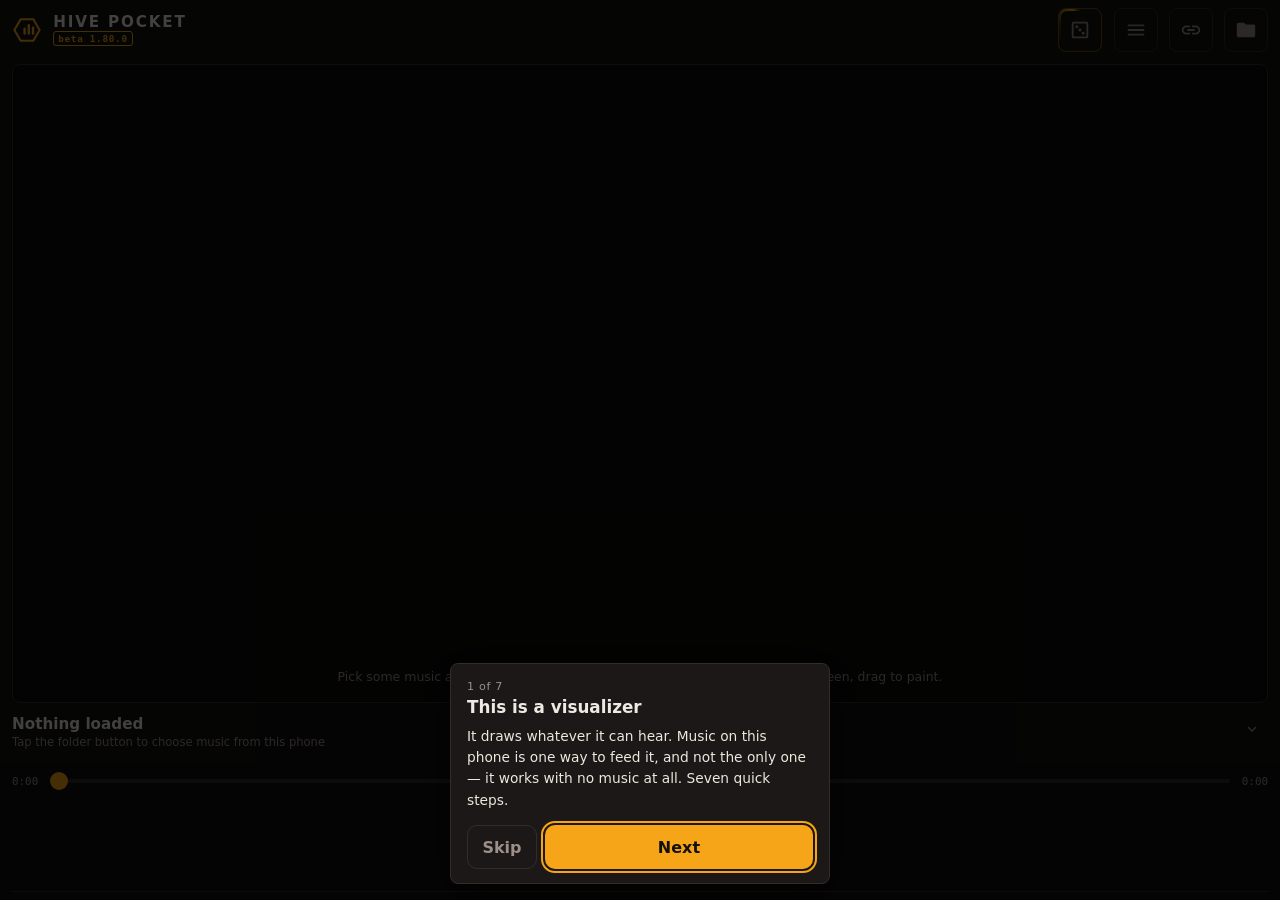
<file: index.html>
<!DOCTYPE html>
<!--
  Copyright 2026 Harold J. Harding

  Licensed under the Apache License, Version 2.0 (the "License");
  you may not use this file except in compliance with the License.
  You may obtain a copy of the License at

      http://www.apache.org/licenses/LICENSE-2.0

  Unless required by applicable law or agreed to in writing, software
  distributed under the License is distributed on an "AS IS" BASIS,
  WITHOUT WARRANTIES OR CONDITIONS OF ANY KIND, either express or implied.
  See the License for the specific language governing permissions and
  limitations under the License.
-->
<html lang="en">
<head>
<meta charset="utf-8">
<meta name="viewport" content="width=device-width, initial-scale=1, viewport-fit=cover">
<title>Hive Pocket Media Player</title>
  <meta name="description" content="A music player with live visuals that runs entirely on your phone …because you're as awesome as the music!">
<!--
  Hive Pocket Media Player — v1.
  =============================

  WHAT THIS IS, AND WHAT IT DELIBERATELY IS NOT.

  A phone music player with visuals that depends on NOTHING. No ROCK, no Hive service, no
  Tailscale, no account, no network after the first load (except "Send to HIVE" in Report a
  problem, and only when it is pressed). You pick music that is already on
  the device and it plays it, with the equalizer and the effects drawn from that audio.

  It is a separate app from the Hive Visuals surfaces served by ROCK, and a separate git
  repository, because it is meant to be handed to other people. The two renderers are COPIED
  here rather than shared: they are pure (arrays in, canvas out) and a shared package across
  two independent repos would cost more than the duplication.

  NOT here, on purpose: Google Drive, Twitch, chat, and anything that talks to a server.
  YouTube WAS here and was removed in 1.18.0 — its audio comes from another origin, which Web
  Audio is not allowed to read, so it was the one source the equalizer and effects were blind
  to. Removing it took the app's last network dependency with it.

  LINKS. A direct link to an audio file can be added and IS remembered between sessions — a URL
  is a string, unlike a picked file, so there is something to keep. Two honest limits go with it:
  the link has to point at the audio itself, not at a page that plays it; and the visuals only
  move if the host allows cross-origin reads, because the browser refuses to let this page
  analyse audio it is not permitted to look at. When that happens the track still PLAYS and the
  app says why rather than looking broken.

  THE ONE THING THAT SURPRISES PEOPLE. You are asked for your music every time the app starts
  cold. That is not an oversight. The API that remembers a folder is desktop-only; on Android
  a file pick hands over plain files and no lasting handle. The alternative is copying every
  track into browser storage, which doubles the space your music takes and can be silently
  evicted when the phone is short of room. Losing a library without being told is worse than
  a tap, so v1 takes the tap.

  CSP is deliberately tight: this app loads nothing from anywhere.
-->
<meta http-equiv="Content-Security-Policy"
      content="default-src 'self'; img-src 'self' data: blob:; media-src 'self' blob: https:; script-src 'self'; style-src 'self' 'unsafe-inline'; connect-src 'self' https://docs.kinghive.games; frame-src 'none'; object-src 'none'; base-uri 'none'; form-action 'none'">
<meta name="theme-color" content="#131110">
<meta name="mobile-web-app-capable" content="yes">
<meta name="apple-mobile-web-app-status-bar-style" content="black-translucent">
<link rel="manifest" href="manifest.json">
<link rel="icon" href="icon-192.png">
<link rel="apple-touch-icon" href="icon-192.png">
<link rel="stylesheet" href="pocket.css">
</head>
<body>

<div class="app">

  <header class="bar">
    <svg class="mark" viewBox="0 0 100 100" aria-hidden="true">
      <polygon points="92,50 71,86 29,86 8,50 29,14 71,14" fill="none" stroke="currentColor" stroke-width="7" stroke-linejoin="round"/>
      <rect x="38" y="42" width="8" height="24" rx="4" fill="currentColor"/>
      <rect x="52" y="30" width="8" height="36" rx="4" fill="currentColor"/>
      <rect x="66" y="38" width="8" height="28" rx="4" fill="currentColor"/>
    </svg>
    <div class="titles">
      <h1>HIVE POCKET</h1>
      <p class="sub"><span class="ver" id="ver">beta</span><span id="libNote"></span></p>
    </div>
    <!-- Surprise me, on the header rather than only in the menu. Once the app is set up this is
         the most-used control there is, and a control you reach for constantly does not belong
         three taps down. It sits beside Settings because the two are the app's controls; the link
         and folder buttons after them belong to the player and disappear with it, which leaves
         exactly these two on screen when Pocket is being used as a visualiser. -->
    <button class="icon-btn" id="rollBtn" title="Surprise me — a whole new look" type="button" aria-label="Surprise me">
      <svg viewBox="0 0 24 24" width="22" height="22" fill="currentColor" aria-hidden="true">
        <path d="M5 3h14a2 2 0 0 1 2 2v14a2 2 0 0 1-2 2H5a2 2 0 0 1-2-2V5a2 2 0 0 1 2-2zm0 2v14h14V5H5z"/>
        <circle cx="8.5" cy="8.5" r="1.6"/><circle cx="15.5" cy="15.5" r="1.6"/><circle cx="12" cy="12" r="1.6"/>
      </svg>
    </button>
    <button class="icon-btn" id="menuBtn" title="Settings and help" type="button" aria-label="Settings" aria-expanded="false">
      <svg viewBox="0 0 24 24" width="22" height="22" fill="currentColor" aria-hidden="true">
        <path d="M3 6h18v2H3V6zm0 5h18v2H3v-2zm0 5h18v2H3v-2z"/>
      </svg>
    </button>
    <button class="icon-btn" id="linkBtn" title="Add a link to a music file" type="button" aria-label="Add a link" aria-expanded="false">
      <svg viewBox="0 0 24 24" width="22" height="22" fill="currentColor" aria-hidden="true">
        <path d="M3.9 12c0-1.71 1.39-3.1 3.1-3.1h4V7H7c-2.76 0-5 2.24-5 5s2.24 5 5 5h4v-1.9H7c-1.71 0-3.1-1.39-3.1-3.1zM8 13h8v-2H8v2zm9-6h-4v1.9h4c1.71 0 3.1 1.39 3.1 3.1s-1.39 3.1-3.1 3.1h-4V17h4c2.76 0 5-2.24 5-5s-2.24-5-5-5z"/>
      </svg>
    </button>
    <button class="icon-btn" id="pickBtn" title="Choose music from this phone" type="button" aria-label="Choose music">
      <svg viewBox="0 0 24 24" width="22" height="22" fill="currentColor" aria-hidden="true">
        <path d="M10 4H4c-1.1 0-2 .9-2 2v12c0 1.1.9 2 2 2h16c1.1 0 2-.9 2-2V8c0-1.1-.9-2-2-2h-8l-2-2z"/>
      </svg>
    </button>
  </header>

  <!-- THE TUTORIAL. A spotlight over the real control rather than a picture of one: a phone is
       small enough that a screenshot of the app inside the app is unreadable, and a ring around
       the button they are about to press needs no translating. It is a sibling of everything so
       it can cover the header as well as the stage. Hidden until it is wanted, and it is a
       dialog so a screen reader announces it and the focus stays inside it. -->
  <div class="tut" id="tut" hidden role="dialog" aria-labelledby="tutTitle">
    <div class="tut-ring" id="tutRing" hidden></div>
    <div class="tut-card" id="tutCard">
      <p class="tut-step" id="tutStep">1 of 7</p>
      <h2 class="tut-title" id="tutTitle">Welcome</h2>
      <p class="tut-body" id="tutBody">…</p>
      <div class="tut-btns">
        <button class="tut-btn ghost" id="tutSkip" type="button" title="Close the tour — it is in the menu if you want it later">Skip</button>
        <button class="tut-btn ghost" id="tutBack" type="button" title="Go back a step">Back</button>
        <button class="tut-btn" id="tutNext" type="button" title="The next step">Next</button>
      </div>
    </div>
  </div>

  <!-- What the app is doing while it does it. A folder of a few hundred tracks takes seconds to
       list and the permission prompt takes seconds of its own, and silence across that gap is
       indistinguishable from a hang. role="status" so it is announced rather than only seen. -->
  <div class="busy" id="busyBar" hidden role="status" aria-live="polite">
    <span class="busy-ring" aria-hidden="true"></span>
    <span class="busy-text" id="busyText">Working…</span>
  </div>

  <!-- The one-tap way back to a remembered folder, for someone who never opens the menu. Hidden
       unless there IS a folder to reconnect and nothing from it is loaded. -->
  <div class="reconnect" id="reconnectBar" hidden>
    <button class="reconnect-btn" id="reconnectBtn" type="button"
            title="Bring your music back — touching anything does this too">Reconnect your music</button>
    <p class="reconnect-note">Or just touch anything. If Chrome offers
      <b>Allow on every visit</b>, take it.</p>
  </div>

  <!-- Adding a link. Hidden until asked for, because most sessions are picked files. -->
  <div class="linkrow" id="linkRow" hidden>
    <input type="url" id="linkInput" inputmode="url" autocomplete="off" spellcheck="false"
           placeholder="A direct link to an audio file"
           aria-label="Link to an audio file">
    <button class="linkadd" id="linkAdd" title="Save this link and add it to the list" type="button">Add</button>
  </div>
  <p class="linknote" id="linkNote" hidden></p>

  <!-- The stage. Effects draw over the equalizer, both from the same analyser.
       A button, not a div with a click handler: it does something, so it has to be reachable
       from a keyboard and announce itself. -->
  <div class="stagewrap" id="stageWrap">
    <button class="stage" id="stage" title="Tap for full screen" type="button" aria-label="Tap for full screen"
            aria-pressed="false">
      <canvas id="eqCanvas"></canvas>
      <canvas id="fxCanvas"></canvas>
      <!-- Finger lightning. Its own layer, over the effects, because it is drawn by this app and
           not by fx-render.js — that file is shared with the stream overlays and schedules its
           bolts internally, with no way to ask for one at a point. -->
      <canvas id="boltCanvas"></canvas>
      <span class="stage-hint" id="stageHint">Pick some music and press play — the visuals follow
        the sound. Tap them for full screen.</span>
      <span class="stage-tip" id="coverTip" hidden>Tap again to come back</span>
    </button>
    <!-- A FEATURE REMINDER. A SIBLING of the stage, not a child, and that is not a style choice:
         #stage IS a <button>, and a <button> inside a <button> is not a thing HTML has. The
         parser closes the outer one at the inner start tag, so the dismiss button silently never
         rendered and the stage's own markup was quietly restructured around it. Inside
         #stageWrap it still travels into full screen, because .stagewrap.cover is what covers
         the screen.

         pointer-events are off on the bar so it can never swallow the gesture it is describing —
         only its own button takes a tap. Same rule the tutorial overlay learned in 1.28.0, when
         it bricked the installed app. -->
    <div class="tip-bar" id="tipBar" role="status" hidden>
      <span class="tip-text" id="tipText"></span>
      <button class="tip-x" id="tipHide" type="button"
              title="Hide this. Turn tips off in the menu under Help">Got it</button>
    </div>
  </div>

  <section class="now">
    <button class="mini-btn" id="miniBtn" type="button" aria-pressed="false"
            title="Smaller player, bigger visuals" aria-label="Minimize the player">
      <svg viewBox="0 0 24 24" width="18" height="18" fill="currentColor" aria-hidden="true">
        <path d="M7.4 8.6 12 13.2l4.6-4.6L18 10l-6 6-6-6z"/>
      </svg>
    </button>
    <div class="now-title" id="nowTitle">Nothing loaded</div>
    <div class="now-sub" id="nowSub" role="status">Tap the folder button to choose music from this phone</div>
    <div class="scrub">
      <span class="t mono" id="tNow">0:00</span>
      <input type="range" id="seek" title="Drag to move through the song" min="0" max="0" step="0.1" value="0" aria-label="Position">
      <span class="t mono" id="tEnd">0:00</span>
    </div>
  </section>

  <section class="controls" aria-label="Transport">
    <button class="ctl" id="shuffleBtn" title="Shuffle off" type="button" aria-pressed="false" aria-label="Shuffle off">
      <svg viewBox="0 0 24 24" width="20" height="20" fill="currentColor" aria-hidden="true"><path d="M10.59 9.17L5.41 4 4 5.41l5.17 5.17 1.42-1.41zM14.5 4l2.04 2.04L4 18.59 5.41 20 17.96 7.46 20 9.5V4h-5.5zm.33 9.41l-1.41 1.41 3.13 3.13L14.5 20H20v-5.5l-2.04 2.04-3.13-3.13z"/></svg>
    </button>
    <button class="ctl" id="prevBtn" title="Previous track. Press it near the start to play it again" type="button" aria-label="Previous">
      <svg viewBox="0 0 24 24" width="26" height="26" fill="currentColor" aria-hidden="true"><path d="M6 6h2v12H6zm3.5 6l8.5 6V6z"/></svg>
    </button>
    <button class="ctl play" id="playBtn" title="Play" type="button" aria-label="Play">
      <svg viewBox="0 0 24 24" width="30" height="30" fill="currentColor" id="playIcon" aria-hidden="true"><path d="M8 5v14l11-7z"/></svg>
      <svg viewBox="0 0 24 24" width="30" height="30" fill="currentColor" id="pauseIcon" hidden aria-hidden="true"><path d="M6 19h4V5H6v14zm8-14v14h4V5h-4z"/></svg>
    </button>
    <button class="ctl" id="nextBtn" title="Next track" type="button" aria-label="Next">
      <svg viewBox="0 0 24 24" width="26" height="26" fill="currentColor" aria-hidden="true"><path d="M6 18l8.5-6L6 6v12zM16 6v12h2V6h-2z"/></svg>
    </button>
    <button class="ctl" id="repeatBtn" title="Repeat off" type="button" aria-pressed="false" aria-label="Repeat off">
      <svg viewBox="0 0 24 24" width="20" height="20" fill="currentColor" aria-hidden="true"><path d="M7 7h10v3l4-4-4-4v3H5v6h2V7zm10 10H7v-3l-4 4 4 4v-3h12v-6h-2v4z"/></svg>
      <span class="one" id="repeatOne" hidden>1</span>
    </button>
    <button class="ctl" id="fxBtn" title="Effects on" type="button" aria-pressed="true" aria-label="Effects on">
      <svg viewBox="0 0 24 24" width="22" height="22" fill="currentColor" aria-hidden="true"><path d="M12 2l2.2 6.8H21l-5.5 4 2.1 6.8L12 15.6 6.4 19.6l2.1-6.8L3 8.8h6.8z"/></svg>
    </button>
  </section>

  <section class="queue-wrap">
    <div class="queue-head">
      <span class="mono" id="queueCount"></span>
    </div>
    <ul class="queue" id="queue"></ul>
  </section>

  <!-- Not display:none — a hidden input still opens the picker, and this keeps it out of tab order. -->
  <input type="file" id="filePick" accept="audio/*" multiple class="visually-hidden" tabindex="-1">
  <div id="audioHost" class="visually-hidden"></div>
  <!-- Settings. A sheet from the bottom, because that is where a thumb is. -->
  <div class="sheet-back" id="sheetBack" hidden></div>
  <section class="sheet" id="sheet" role="dialog" aria-modal="true" aria-labelledby="sheetTitle" hidden>
    <div class="sheet-grip" aria-hidden="true"></div>
    <h2 id="sheetTitle">Settings</h2>

    <!-- REBUILT 2026-09-13. The previous sheet was eleven and a half screens tall with everything
         open, 41 notes and 2,800 words: a control panel that had become an essay, with two loose
         headings ("Picture", "Sound", "App") mixed with collapsible groups, and Colours and On the
         stage filed under Effects although both change every layer.

         THE RULE NOW: every section is the same kind of thing - a group with a summary that shows
         its current value - and every control gets AT MOST ONE SHORT LINE at the point of use.
         The long explanations were not deleted; they moved to How it works, keyed by the setting
         they explain, where someone who wants the reasoning goes looking for it. The flashing
         warnings stay on the controls that flash, because that is a safety note and not an
         explanation.

         Order is by how often a thumb reaches for it: what feeds the app, what it looks like,
         then the two renderers, then the screen, then the deep and the rare. Music is first
         because nothing else here means anything without sound.

         Every id from before is still here - pocket.js paints into them and the tutorial rings
         them by id - which is checked by tests/sheet-smoke.js against the ids pocket.js uses. -->

    <details class="grp" open>
      <summary>Music <span class="grp-val" id="valMusic"></span></summary>
      <div class="set">
        <button class="sheet-btn" id="micBtn" type="button" aria-pressed="false"
                title="Draw from whatever this phone can hear">Listen with the microphone</button>
        <p class="set-note" id="micNote">Not listening.</p>
        <label class="mic-auto" for="micAuto">
          <input type="checkbox" id="micAuto">
          <span>Start listening when the app opens<small>Starts on its own next time, no tap needed. Only the microphone can do this.</small></span>
        </label>
        <p class="set-note">Hears music in the room — a speaker, a radio, another app. Nothing is
          recorded.</p>
      </div>
      <div class="set" id="folderGrp" hidden>
        <span class="set-lab">Your music folder</span>
        <p class="set-note" id="folderName">No folder remembered yet.</p>
        <p class="set-note" id="folderNote" hidden></p>
        <button class="sheet-btn" id="folderPick" type="button"
                title="Pick a folder of music — the app remembers it">Choose a folder</button>
        <button class="sheet-btn ghost" id="folderReconnect" type="button" hidden
                style="margin-top:0.5rem"
                title="Bring your music back — touching anything does this too">Reconnect it</button>
        <button class="sheet-btn danger" id="folderForget" type="button"
                style="margin-top:0.5rem" title="Stop remembering this folder">Forget the folder</button>
        <p class="set-note" id="folderRemembered" hidden>Your music comes back the first time you
          touch anything. Up to 500 tracks.</p>
      </div>
      <div class="set">
        <span class="set-lab">Saved links</span>
        <p class="set-note" id="linkCount">None saved.</p>
        <button class="sheet-btn danger" id="forgetLinks" title="Remove every saved link" type="button">Forget all saved links</button>
      </div>
    </details>

    <details class="grp" open>
      <summary>Look <span class="grp-val" id="valLook"></span></summary>
      <div class="set">
        <label class="set-lab" for="lookSel">Look</label>
        <select id="lookSel" title="Sets everything below in one tap">
        <option value="hive">Hive — orange fireworks under stars</option>
        <option value="bonfire">Bonfire — embers glowing up</option>
        <option value="freeze">Deep freeze — cold novas in snow</option>
        <option value="drive">Night drive — confetti under meteors</option>
        <option value="garden">Garden — hearts among petals</option>
        <option value="ink">Ink — monochrome fountain in fog</option>
        <option value="storm">Storm — fireworks in lightning (flashes)</option>
        <option value="custom">Custom</option>
      </select>
        <p class="set-note">One tap sets everything below. Storm flashes the screen.</p>
        <button class="sheet-btn ghost" id="surpriseBtn" type="button"
                title="Roll a whole new look">Surprise me</button>
      </div>
      <div class="set">
        <label class="set-lab" for="palSel">Colours</label>
        <select id="palSel" title="The colours for everything">
        <option value="hive">Hive orange</option>
        <option value="fire">Fire</option>
        <option value="ice">Ice</option>
        <option value="vapor">Vapor</option>
        <option value="mono">Mono</option>
        <option value="random">Random</option>
      </select>
      </div>
      <div class="set">
        <label class="set-lab" for="visualsSel">On the stage</label>
        <select id="visualsSel" title="What gets drawn">
        <option value="both">Effects over the equalizer</option>
        <option value="fx">Effects only</option>
        <option value="eq">Equalizer only</option>
      </select>
        <p class="set-note">The star on the player is this same switch.</p>
      </div>
    </details>

    <details class="grp">
      <summary>Equalizer <span class="grp-val" id="valEq"></span></summary>
      <div class="set">
        <label class="set-lab" for="eqSel">Style</label>
        <select id="eqSel" title="The shape the sound is drawn in">
          <option value="bars">Bars</option>
          <option value="led">LED</option>
          <option value="blocks">Blocks</option>
          <option value="wave">Wave</option>
          <option value="line">Line</option>
          <option value="dots">Dots</option>
          <option value="radial">Radial</option>
          <option value="random">Random — pick one for me</option>
        </select>
        <p class="set-note">Seven ways to draw the same sound. More knobs in Advanced.</p>
      </div>
      <div class="set">
        <div class="adv-row" id="eqHeightRow">
          <label class="adv-lab" for="eqHeight">Height</label>
          <input class="adv-in" type="range" id="eqHeight" min="20" max="100" step="5" value="50"
                 title="How tall the equalizer is">
          <span class="adv-val" id="eqHeightVal">50%</span>
        </div>
        <p class="set-note">Half the screen to start with. The pops and the lightning still get
          all of it — this is the bars only.</p>
      </div>
    </details>

    <details class="grp">
      <summary>Effects <span class="grp-val" id="valFx"></span></summary>
      <div class="set">
        <label class="set-lab" for="beatSel">Bursts</label>
        <select id="beatSel" title="What pops on the beat">
          <option value="fireworks">Fireworks</option>
          <option value="confetti">Confetti</option>
          <option value="embers">Embers</option>
          <option value="hearts">Hearts</option>
          <option value="fountain">Fountain</option>
          <option value="nova">Nova</option>
          <option value="lightning">Lightning (flashes)</option>
          <option value="fairy">Fairy</option>
          <option value="random">Random — a different one each burst</option>
        </select>
        <p class="set-note">What pops on the beat, and under your finger. <b>Fairy</b> is a floating
          light with a tail. <b>Lightning</b> flashes the screen — skip it if flashing bothers
          you.</p>
      </div>
      <div class="set">
        <label class="set-lab" for="punchSel">Size</label>
        <select id="punchSel" title="How big each pop is">
          <option value="subtle">Subtle</option>
          <option value="normal">Normal</option>
          <option value="bold">Bold</option>
          <option value="huge">Huge</option>
        </select>
      </div>
      <div class="set">
        <label class="set-lab" for="sensSel">Sensitivity</label>
        <select id="sensSel" title="How loud a beat has to be to count">
          <option value="easy">Easy — for a microphone in a room</option>
          <option value="room">Middling</option>
          <option value="strict">Strict — for a file playing in this app</option>
        </select>
        <p class="set-note">Easy for music in the room. Strict for music playing here.</p>
      </div>
      <div class="set">
        <label class="set-lab" for="driveSel">Reacts to</label>
        <select id="driveSel" title="Which parts of the sound make things pop">
          <option value="bass">Bass only</option>
          <option value="mid">Bass and mids</option>
          <option value="high">Bass and highs</option>
          <option value="full">Full spectrum — bass, mids and highs</option>
        </select>
        <p class="set-note">Bass is the drum. Let mids and highs in and voices and cymbals pop too.</p>
      </div>
      <div class="set">
        <label class="set-lab" for="ambientSel">Background</label>
        <select id="ambientSel" title="What drifts along behind everything">
          <option value="off">None</option>
          <option value="stars">Stars</option>
          <option value="snow">Snow</option>
          <option value="rain">Rain</option>
          <option value="fireflies">Fireflies</option>
          <option value="bubbles">Bubbles</option>
          <option value="leaves">Leaves</option>
          <option value="petals">Petals</option>
          <option value="sparks">Sparks</option>
          <option value="meteors">Meteors</option>
          <option value="clouds">Clouds</option>
          <option value="fog">Fog</option>
          <option value="storm">Storm (flashes)</option>
          <option value="lightning">Lightning (flashes)</option>
        </select>
        <p class="set-note">Always drifting, behind the pops. Storm and lightning flash.</p>
      </div>
      <div class="set">
        <label class="set-lab" for="touchSel">Your finger</label>
        <select id="touchSel" title="What your finger draws">
          <option value="both">Lightning and a burst</option>
          <option value="lightning">Lightning only (flashes)</option>
          <option value="effect">A burst only</option>
          <option value="ripple">Ripples</option>
          <option value="ripplefx">Ripples and a burst</option>
          <option value="off">Nothing</option>
        </select>
        <p class="set-note">What your finger draws. Two fingers send lights floating off — two
          fingers again calls them back.</p>
      </div>
      <div class="set">
        <label class="set-lab" for="throwSel">Your finger throws</label>
        <select id="throwSel" title="Which burst your finger throws">
          <option value="beat">The same as the beat</option>
          <option value="fireworks">Fireworks</option>
          <option value="confetti">Confetti</option>
          <option value="embers">Embers</option>
          <option value="hearts">Hearts</option>
          <option value="fountain">Fountain</option>
          <option value="nova">Nova</option>
          <option value="lightning">Lightning (flashes)</option>
          <option value="fairy">Fairy</option>
          <option value="random">Random — a different one each time</option>
        </select>
        <p class="set-note">Your finger can throw something different from the music. Hearts under
          your finger, fireworks on the beat.</p>
      </div>
    </details>

    <details class="grp">
      <summary>Screen <span class="grp-val" id="valScreen"></span></summary>
      <div class="set">
        <label class="set-lab" for="playerSel">Player</label>
        <select id="playerSel" title="How much of the player is on screen">
        <option value="full">Everything</option>
        <option value="mini">Minimized — controls and the track name</option>
        <option value="hidden">Hidden — visuals only</option>
      </select>
      </div>
      <div class="set">
        <label class="set-lab" for="qualSel">Performance</label>
        <select id="qualSel" title="How hard the visuals work, and the battery that costs">
        <option value="auto">Automatic — matches this phone</option>
        <option value="full">Full</option>
        <option value="balanced">Balanced</option>
        <option value="saver">Battery saver</option>
      </select>
        <p class="set-note" id="autoNote"></p>
        <p class="set-note" id="motionNote" hidden>This phone asks apps to calm down, so the
          flashing backgrounds and lightning stay off whatever you pick.</p>
      </div>
    </details>

    <!-- CLOSED, and after the everyday groups. Nothing here is needed to use the app, nothing
         here is in a Look, and every control starts at the renderer's own default - so opening
         this group changes nothing until something is moved. Rows are built by pocket.js from
         the renderers' exported tables rather than written out here. -->
    <details class="grp">
      <summary>Advanced <span class="grp-val" id="valAdv"></span></summary>
      <p class="set-note">Extra knobs. A Look never changes these, and nothing here starts switched
        on. Anything you move is marked, and a label says when a knob only does something in
        certain styles.</p>
      <h3 class="adv-h">Equalizer</h3>
      <div id="advEq" class="adv-box"></div>
      <button class="sheet-btn ghost" id="advEqReset" type="button"
              title="Put every equalizer knob back to normal">Reset the equalizer</button>
      <h3 class="adv-h">Effects</h3>
      <div id="advFx" class="adv-box"></div>
      <button class="sheet-btn ghost" id="advFxReset" type="button"
              title="Put every effects knob back to normal">Reset the effects</button>
    </details>

    <details class="grp" id="helpGrp">
      <summary>Help</summary>
      <div class="set">
        <button class="sheet-btn ghost" id="tutAgain" type="button"
                title="Take the tour again">Show me around</button>
        <p class="set-note">Seven quick steps. It ran once by itself the first time.</p>
      </div>
      <div class="set">
        <span class="set-lab">Feature reminders</span>
        <label class="mic-auto" for="tipsOn">
          <input type="checkbox" id="tipsOn" checked>
          <span>Show me one now and then<small>One line, once a day at most, never the same one
            twice. They stop on their own when there is nothing left to say.</small></span>
        </label>
        <p class="set-note" id="tipsNote"></p>
      </div>
      <details class="grp" id="howGrp">
        <summary>How it works</summary>
        <ul class="help">
        <li><b>Microphone</b> — in this menu. It draws whatever the phone can hear, which is the
          only way to see music this app cannot read — YouTube, Spotify, another phone across the
          room, a radio. Play it out loud and the visuals follow it.</li>
        <li><b>Folder button</b> — pick music from this phone. Chrome remembers the folder and
          brings it back with one tap next time. Other browsers ask again each time, because they
          cannot remember one.</li>
        <li><b>Link button</b> — paste a link that points straight at a music file. Saved links
          come back every time.</li>
        <li><b>Tap the visuals</b> for full screen. Tap again to come back.</li>
        <li><b>Drag a finger across them</b> and they paint, in whatever colours are set. Holding
          still works too. It needs no music at all.</li>
        <li><b>Two fingers on the visuals</b> send a pair of lights floating off, each trailing a
          long tail. Touch once — you do not have to hold. They keep going until you press two
          fingers again, which calls them back. While they are out, the beat throws none of its
          own.</li>
        <li><b>Star button</b> — effects on or off. Dragging, holding or two fingers on the stage
          turn them back on. A plain tap does not — that is still full screen.</li>
        <li><b>Previous</b> goes back a track, or starts this one again if you are past the first
          few seconds.</li>
        <li><b>Look</b> — one tap sets the equalizer, the pops, the colours, the background and
          the sensitivity together. Move any of them yourself and it says Custom. Surprise me
          rolls a new one, and never picks the two that flash — those are yours to choose by
          name.</li>
        <li><b>Reacts to</b> — which parts of the sound make things pop. Bass is the drum. Mids
          are voices and guitars, and land mid-screen. Highs are cymbals, near the top.</li>
        <li><b>Sensitivity</b> — a room blurs the sharp edges a file keeps, so Easy is for the
          microphone and Strict is for music playing here.</li>
        <li><b>Size</b> makes every pop bigger. On Battery saver the biggest ones get trimmed.</li>
        <li><b>Lightning</b> flashes the screen. It is in the Bursts list and the finger setting,
          and Random and Surprise me never choose it for you.</li>
        <li><b>Performance</b> — Automatic watches the frame rate and eases off if the phone is
          struggling. The menu says which one is running and why, so it never happens quietly.</li>
        <li><b>Player</b> — Minimized keeps the buttons and hides the list. Hidden leaves just
          the visuals and this menu, and stops anything playing.</li>
        <li><b>The microphone keeps the screen awake</b> while it listens, so a phone propped up
          does not go dark. It costs about 12% of a battery an hour, screen and all.</li>
        <li><b>Report a problem</b> — in this menu. Write what happened and press Send to HIVE (or Send by email).
          Send to HIVE sends it at once; by email, your mail app opens with it filled in. Your song names
          are never included, and you can read exactly what is attached first.</li>
        <li><b>It all works with no internet</b>, every time you open it.</li>
        <li><b>Browsers</b> — everything works in Chrome, Firefox and Safari. Only remembering a
          music folder needs Chrome. Safari also wants a tap before it will open a microphone, so
          "start listening when the app opens" may not start it there on its own.</li>
        <li><b>If the folder keeps asking</b> — Chrome sometimes offers <em>Allow on every
          visit</em>, and that is the one meant to stick. Some phones ask every time anyway, and
          nothing in this app can change that.</li>
        <li><b>Saved links</b> — YouTube links saved by an old version are kept but cannot play,
          because their sound comes from another site. Play it out loud and press Listen instead.
          Forget all saved links removes them.</li>
      </ul>
      </details>
      <details class="grp" id="reportGrp">
        <summary>Report a problem</summary>
        <div class="set">
          <label class="set-lab" for="reportText">What happened?</label>
          <textarea id="reportText" rows="4" placeholder="What you were doing, and what went wrong."
                    aria-describedby="reportNote"></textarea>
          <p class="set-note" id="reportNote">Kept on this phone as you type.</p>
        </div>
        <div class="set">
          <button class="sheet-btn" id="reportHive" type="button"
                  title="Send this report to HIVE Feedback now">Send to HIVE</button>
          <button class="sheet-btn ghost" id="reportSend" type="button"
                  title="Open your mail app with the report ready to send"
                  style="margin-top:0.5rem">Send by email</button>
          <button class="sheet-btn ghost" id="reportCopy" type="button"
                  title="Copy the whole report"
                  style="margin-top:0.5rem">Copy instead</button>
          <p class="set-note" id="reportSaid" hidden></p>
          <p class="set-note">Send to HIVE sends it straight away (up to 1,000 characters). Email
            sends nothing until you press send in your mail app. Copy is for a phone with no mail
            app.</p>
        </div>
        <details class="grp" id="diagGrp">
          <summary>Exactly what gets attached</summary>
          <p class="set-note">Here it is in full. Your song names, your saved links and what is playing
            are <b>not</b> in it.</p>
          <pre class="diag" id="reportDiag">—</pre>
        </details>
      </details>
      <div class="set">
        <span class="set-lab">Start over</span>
        <button class="sheet-btn danger" id="resetAll" type="button"
                title="Put every setting back to how it arrived">Reset all settings</button>
        <p class="set-note" id="resetNote">Puts every setting back to how it arrived. Your music,
          your saved links and the folder you picked are not touched.</p>
      </div>
    </details>

    <details class="grp">
      <summary>About</summary>
      <p class="set-note">
        <strong>Hive Pocket Media Player</strong> <span id="aboutVer" class="mono"></span><br>
        <em class="tagline">…because you're as awesome as the music!</em><br>
        Everything happens on this phone. Your music never goes anywhere, and it all works with
        no internet.
        <a href="privacy.html">Privacy</a>.
      </p>
      <div id="installRow" hidden>
        <p class="set-note">On the home screen it opens without the browser bars. It does not stop
          Android asking for your music folder.</p>
        <button class="sheet-btn" id="installBtn" type="button"
                title="Add Hive Pocket to your home screen">Add to home screen</button>
      </div>
      <div id="installHow" hidden>
        <p class="set-note"><b>To put this on your home screen</b>, open your browser's own menu
          — the three dots in Chrome, the share button in Safari — and choose <b>Install app</b>
          or <b>Add to Home screen</b>.</p>
      </div>
      <div class="set" id="donateRow" hidden>
        <span class="set-lab">Support it</span>
        <a class="sheet-btn ghost" id="donateLink" href="https://ko-fi.com/"
           target="_blank" rel="noopener noreferrer">Buy me a coffee</a>
        <p class="set-note">Opens your browser. The app still reaches the network for nothing —
          this is a link out, not a payment in here.</p>
      </div>
      <p class="set-note">
        © 2026 Harold J. Harding. <b>Apache License, Version 2.0</b> — use it, change it, share
        it. The equalizer and effects come from Hive Visuals, by the same author, under the same
        licence.
      </p>
    </details>

    <button class="sheet-btn" id="sheetClose" type="button" title="Close settings">Done</button>
  </section>
</div>

<script src="eq-render.js"></script>
<script src="fx-render.js"></script>
<script src="pocket.js"></script>
</body>
</html>
</file>
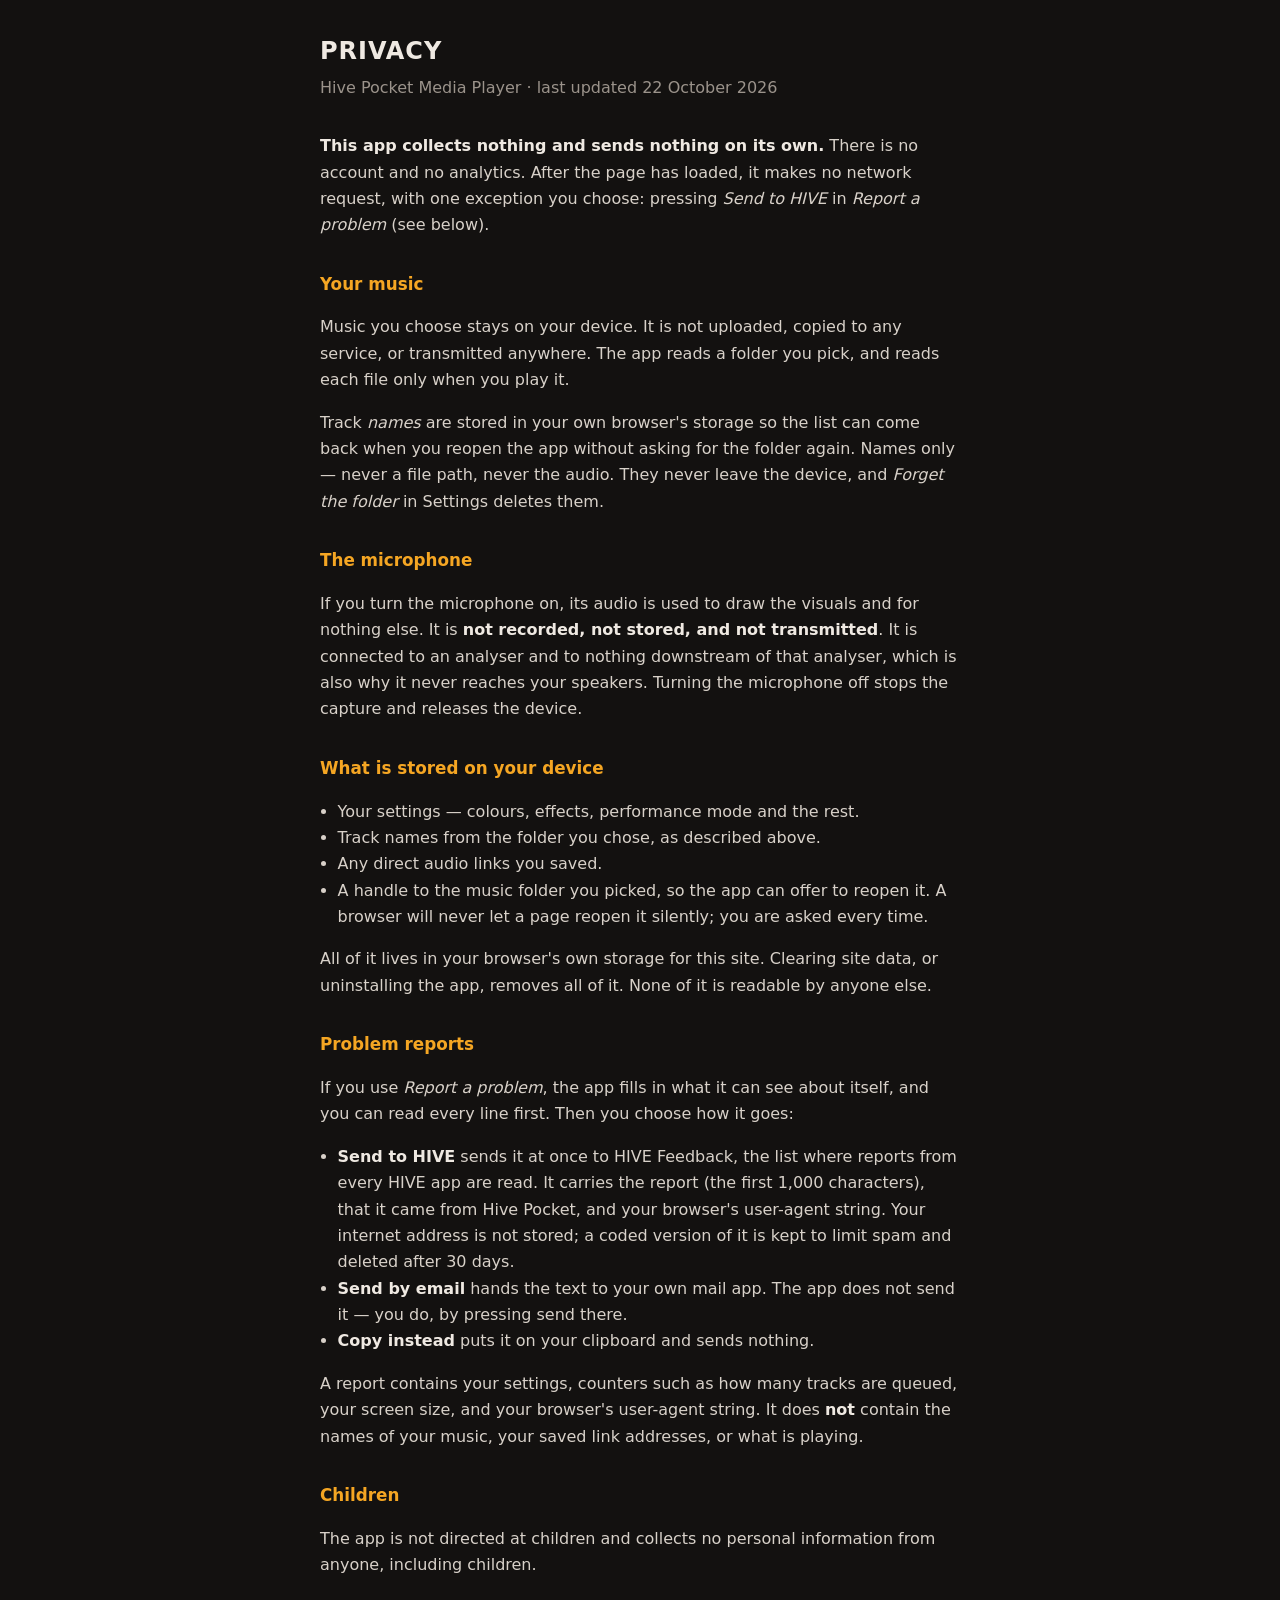
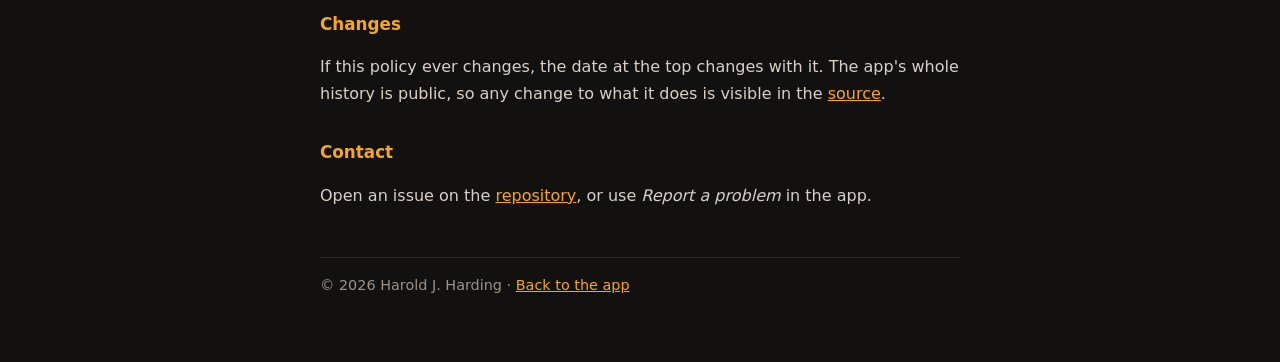
<file: privacy.html>
<!DOCTYPE html>
<!--
  Copyright 2026 Harold J. Harding

  Licensed under the Apache License, Version 2.0 (the "License");
  you may not use this file except in compliance with the License.
  You may obtain a copy of the License at

      http://www.apache.org/licenses/LICENSE-2.0

  Unless required by applicable law or agreed to in writing, software
  distributed under the License is distributed on an "AS IS" BASIS,
  WITHOUT WARRANTIES OR CONDITIONS OF ANY KIND, either express or implied.
  See the License for the specific language governing permissions and
  limitations under the License.

  A SEPARATE PAGE, not a section of the app, because Google Play requires a privacy policy at a
  public URL that a reviewer can open without installing anything. It is deliberately plain: no
  script, no font, no image, nothing fetched. A privacy policy that loads a tracker is a joke
  told at the reader's expense.
-->
<html lang="en">
<head>
<meta charset="utf-8">
<meta name="viewport" content="width=device-width, initial-scale=1, viewport-fit=cover">
<meta http-equiv="Content-Security-Policy" content="default-src 'none'; style-src 'unsafe-inline'; base-uri 'none'; form-action 'none'">
<title>Privacy — Hive Pocket Media Player</title>
<style>
  :root { color-scheme: dark; }
  body { margin: 0; background: #131110; color: #efe9e2;
         font: 16px/1.65 system-ui, -apple-system, "Segoe UI", Roboto, sans-serif;
         padding: 2rem 1.1rem 4rem; }
  main { max-width: 40rem; margin: 0 auto; }
  h1 { font-size: 1.5rem; letter-spacing: 0.04em; text-transform: uppercase; margin: 0 0 0.2rem; }
  h2 { font-size: 1.05rem; margin: 2rem 0 0.4rem; color: #f5a623; }
  .sub { color: #9b938b; margin: 0 0 2rem; }
  p, li { color: #d8d1c9; }
  ul { padding-left: 1.1rem; }
  strong { color: #efe9e2; }
  a { color: #f5a623; }
  footer { margin-top: 3rem; border-top: 1px solid #2a2725; padding-top: 1rem; color: #9b938b;
           font-size: 0.9rem; }
</style>
</head>
<body>
<main>
  <h1>Privacy</h1>
  <p class="sub">Hive Pocket Media Player · last updated 22 October 2026</p>

  <p><strong>This app collects nothing and sends nothing on its own.</strong>
  There is no account and no analytics. After the page has loaded, it makes no network request,
  with one exception you choose: pressing <em>Send to HIVE</em> in <em>Report a problem</em>
  (see below).</p>

  <h2>Your music</h2>
  <p>Music you choose stays on your device. It is not uploaded, copied to any service, or
  transmitted anywhere. The app reads a folder you pick, and reads each file only when you play
  it.</p>
  <p>Track <em>names</em> are stored in your own browser's storage so the list can come back when
  you reopen the app without asking for the folder again. Names only — never a file path, never
  the audio. They never leave the device, and <em>Forget the folder</em> in Settings deletes
  them.</p>

  <h2>The microphone</h2>
  <p>If you turn the microphone on, its audio is used to draw the visuals and for nothing else. It
  is <strong>not recorded, not stored, and not transmitted</strong>. It is connected to an
  analyser and to nothing downstream of that analyser, which is also why it never reaches your
  speakers. Turning the microphone off stops the capture and releases the device.</p>

  <h2>What is stored on your device</h2>
  <ul>
    <li>Your settings — colours, effects, performance mode and the rest.</li>
    <li>Track names from the folder you chose, as described above.</li>
    <li>Any direct audio links you saved.</li>
    <li>A handle to the music folder you picked, so the app can offer to reopen it. A browser will
      never let a page reopen it silently; you are asked every time.</li>
  </ul>
  <p>All of it lives in your browser's own storage for this site. Clearing site data, or
  uninstalling the app, removes all of it. None of it is readable by anyone else.</p>

  <h2>Problem reports</h2>
  <p>If you use <em>Report a problem</em>, the app fills in what it can see about itself, and you
  can read every line first. Then you choose how it goes:</p>
  <ul>
    <li><strong>Send to HIVE</strong> sends it at once to HIVE Feedback, the list where reports from
    every HIVE app are read. It carries the report (the first 1,000 characters), that it came from
    Hive Pocket, and your browser's user-agent string. Your internet address is not stored; a coded
    version of it is kept to limit spam and deleted after 30 days.</li>
    <li><strong>Send by email</strong> hands the text to your own mail app. The app does not send
    it — you do, by pressing send there.</li>
    <li><strong>Copy instead</strong> puts it on your clipboard and sends nothing.</li>
  </ul>
  <p>A report contains your settings, counters such as how many tracks are queued, your screen
  size, and your browser's user-agent string. It does <strong>not</strong> contain the names of
  your music, your saved link addresses, or what is playing.</p>

  <h2>Children</h2>
  <p>The app is not directed at children and collects no personal information from anyone,
  including children.</p>

  <h2>Changes</h2>
  <p>If this policy ever changes, the date at the top changes with it. The app's whole history is
  public, so any change to what it does is visible in the
  <a href="https://github.com/cobrahjh/hive-pocket-media-player">source</a>.</p>

  <h2>Contact</h2>
  <p>Open an issue on the
  <a href="https://github.com/cobrahjh/hive-pocket-media-player/issues">repository</a>, or use
  <em>Report a problem</em> in the app.</p>

  <footer>
    © 2026 Harold J. Harding · <a href="./">Back to the app</a>
  </footer>
</main>
</body>
</html>
</file>
<file: pocket.css>
/* Copyright 2026 Harold J. Harding
 *
 * Licensed under the Apache License, Version 2.0 (the "License");
 * you may not use this file except in compliance with the License.
 * You may obtain a copy of the License at
 *
 *     http://www.apache.org/licenses/LICENSE-2.0
 *
 * Unless required by applicable law or agreed to in writing, software
 * distributed under the License is distributed on an "AS IS" BASIS,
 * WITHOUT WARRANTIES OR CONDITIONS OF ANY KIND, either express or implied.
 * See the License for the specific language governing permissions and
 * limitations under the License.
 */

/* Hive Pocket Media Player.
   Hive's own palette — orange on dark, Inter — because it is a Hive app, but laid out for one
   hand on a phone rather than an operator at a desk: nothing below 44px, nothing that needs a
   precise tap, and the visuals given the room they earn. */

:root {
  --ground: #131110;
  --panel:  #1B1817;
  --line:   #332D2A;
  --text:   #EFE9E3;
  --muted:  #9C9089;
  --hive:   #F6A518;
  --radius: 8px;
}

* { box-sizing: border-box; }

/* `hidden` is only a DEFAULT of display:none, and ANY author rule that sets display beats it.
   The transport swaps its play and pause glyphs with the attribute, and .stage canvas/.ctl svg
   rules were enough to make both draw at once — a play button wearing a pause symbol over it.
   Force it, and the attribute means what it says everywhere on the page. */
[hidden] { display: none !important; }

html, body {
  margin: 0;
  height: 100%;
  background: var(--ground);
  color: var(--text);
  font-family: Inter, ui-sans-serif, system-ui, -apple-system, "Segoe UI", sans-serif;
  -webkit-text-size-adjust: 100%;
  overscroll-behavior-y: contain;   /* no pull-to-refresh yanking the page mid-scrub */
}

.mono { font-family: ui-monospace, "JetBrains Mono", Consolas, monospace; }

.visually-hidden {
  position: absolute; width: 1px; height: 1px;
  margin: -1px; padding: 0; border: 0;
  clip: rect(0 0 0 0); clip-path: inset(50%); overflow: hidden;
}

.app {
  display: flex;
  flex-direction: column;
  height: 100dvh;                    /* dvh, not vh: the phone's address bar changes the height */
  padding: max(0.5rem, env(safe-area-inset-top)) 0.75rem max(0.5rem, env(safe-area-inset-bottom));
  gap: 0.75rem;
}

/* ── header ── */
.bar { display: flex; align-items: center; gap: 0.7rem; flex: 0 0 auto; }
.mark { width: 30px; height: 30px; color: var(--hive); flex: 0 0 auto; }
.titles { min-width: 0; flex: 1; }
.bar h1 {
  margin: 0; font-size: 0.95rem; font-weight: 800;
  letter-spacing: 0.12em; line-height: 1.1;
}
/* Version chip. Always on screen: this is a beta handed to other people, and a bug report
   that does not say which build it came from costs more than the pixels. */
.sub { display: flex; align-items: center; gap: 6px; }
.ver {
  font-family: ui-monospace, "JetBrains Mono", Consolas, monospace;
  font-size: 0.58rem; font-weight: 600; letter-spacing: 0.08em;
  color: var(--hive); border: 1px solid var(--hive); border-radius: 3px;
  padding: 1px 4px; white-space: nowrap; flex: 0 0 auto;
}

.sub {
  margin: 1px 0 0; font-size: 0.7rem; color: var(--muted);
  font-family: ui-monospace, "JetBrains Mono", Consolas, monospace;
  white-space: nowrap; overflow: hidden; text-overflow: ellipsis;
}

#libNote { min-width: 0; overflow: hidden; text-overflow: ellipsis; white-space: nowrap; }

.icon-btn {
  flex: 0 0 auto;
  min-width: 44px; min-height: 44px;
  display: inline-flex; align-items: center; justify-content: center;
  background: none; border: 1px solid var(--line); border-radius: var(--radius);
  color: var(--muted); cursor: pointer;
}
.icon-btn:active { color: var(--hive); border-color: var(--hive); }

/* ── adding a link ── */
.linkrow { display: flex; gap: 0.5rem; flex: 0 0 auto; }
#linkInput {
  flex: 1; min-width: 0; min-height: 44px; padding: 0 0.6rem;
  background: var(--panel); color: var(--text);
  border: 1px solid var(--line); border-radius: var(--radius);
  font: inherit; font-size: 16px;   /* 16px or Android zooms the page on focus */
}
#linkInput:focus { border-color: var(--hive); outline: none; }
.linkadd {
  flex: 0 0 auto; min-height: 44px; padding: 0 1rem;
  background: var(--hive); color: #131110; border: 0; border-radius: var(--radius);
  font: inherit; font-weight: 600; cursor: pointer;
}
.linknote { margin: 0; font-size: 0.72rem; color: var(--muted); flex: 0 0 auto; }

/* ── reporting a problem ── */
#reportText {
  width: 100%;
  box-sizing: border-box;
  background: var(--panel, #17150F);
  color: var(--fg, #EDE7DC);
  border: 1px solid var(--line);
  border-radius: 10px;
  padding: 0.6rem;
  font: inherit;
  font-size: 0.85rem;
  line-height: 1.45;
  resize: vertical;
  min-height: 88px;
}
#reportText:focus { border-color: var(--hive); outline: none; }
/* Wrapped, scrollable and monospace: this is the block the person is being asked to VET before
   it leaves the phone, so it has to be readable rather than a smear that invites a blind tap. */
.diag {
  margin: 0.4rem 0 0;
  padding: 0.6rem;
  background: #0C0B0A;
  border: 1px solid var(--line);
  border-radius: 10px;
  font-family: ui-monospace, SFMono-Regular, Menlo, Consolas, monospace;
  font-size: 0.68rem;
  line-height: 1.5;
  color: var(--muted);
  white-space: pre-wrap;
  word-break: break-word;
  max-height: 40vh;
  overflow: auto;
}
.linknote.bad { color: #E0655A; }

/* ── stage: the two canvases stacked, effects over the equalizer ── */
/* The wrapper is the flex item and the thing that goes full screen; the stage fills it. */
.stagewrap { position: relative; flex: 1 1 auto; min-height: 130px; }
.stage {
  position: absolute;
  inset: 0;
  height: 100%;
  background: #0C0B0A;
  border: 1px solid var(--line);
  border-radius: var(--radius);
  overflow: hidden;
  /* It is a <button> now. Undo the parts of that a browser supplies and this design does not
     want, but keep the parts that make it a control: focus ring, keyboard, announcement. */
  display: block;
  width: 100%;
  padding: 0;
  color: inherit;
  font: inherit;
  text-align: center;
  cursor: pointer;
  -webkit-appearance: none;
  appearance: none;
  /* No 300ms wait for a second tap that would only zoom the page. */
  touch-action: manipulation;
  -webkit-tap-highlight-color: transparent;
}
.stage canvas { position: absolute; inset: 0; width: 100%; height: 100%; display: block; }
/* HOW TALL THE BARS ARE. eq-render.js measures itself against its canvas box and nothing else,
   so the honest way to make the equalizer shorter is to make its canvas shorter - not to send
   the renderer a region, which would drop it into its fixed 16:9 stream frame and letterbox the
   bars into a band floating in the middle of a tall phone stage. Bottom-anchored: top:auto
   against the inherited bottom:0, so the bars keep standing on the floor and only the ceiling
   moves. The effects and the lightning canvases are untouched and still have the whole stage. */
#eqCanvas { top: auto; height: var(--eq-h, 50%); }
#fxCanvas { pointer-events: none; transition: opacity 0.2s; }
/* Above the effects, and never in the way of the gesture that creates it. */
#boltCanvas { pointer-events: none; }
.stage-hint, .stage-tip {
  position: absolute; inset: auto 1rem 1rem; margin: 0; display: block;
  text-align: center; font-size: 0.78rem; color: var(--muted); line-height: 1.5;
}

/* Full screen, two ways. The native one is what a phone should get: it takes the browser's own
   chrome away too. It is also the one that can be missing or refused, so `.cover` does the job
   with layout alone and is what actually guarantees the tap did something. Both are applied;
   whichever lands, the stage covers the screen and one more tap comes back. */
.stagewrap.cover {
  position: fixed;
  inset: 0;
  z-index: 30;
  min-height: 0;
}
.stagewrap.cover .stage,
.stagewrap:fullscreen .stage { border: 0; border-radius: 0; }
.stagewrap:fullscreen { background: #0C0B0A; }
.stage-tip {
  background: rgba(0, 0, 0, 0.45);
  padding: 0.35rem 0.7rem;
  border-radius: 999px;
  inset: auto auto 1.2rem 50%;
  transform: translateX(-50%);
  transition: opacity 0.4s;
}

/* ── now playing ── */
.now { flex: 0 0 auto; }
.now-title {
  font-size: 0.95rem; font-weight: 600;
  white-space: nowrap; overflow: hidden; text-overflow: ellipsis;
}
.now-sub {
  font-size: 0.72rem; color: var(--muted); margin-top: 2px;
  /* TWO LINES, not one with an ellipsis. This line carries the app's explanations — why a link
     has no visuals, why a link was refused, why a saved link no longer plays — and a cut-off
     at 'The link may be pri…' reads as a fault rather than as the reason it was written to be. */
  display: -webkit-box;
  -webkit-line-clamp: 2;
  -webkit-box-orient: vertical;
  overflow: hidden;
}
.scrub { display: flex; align-items: center; gap: 0.6rem; margin-top: 0.5rem; }
.scrub .t { font-size: 0.68rem; color: var(--muted); flex: 0 0 auto; }
#seek {
  flex: 1; min-width: 0; height: 44px;          /* the target is 44px; the track is drawn thin */
  background: none; -webkit-appearance: none; appearance: none;
}
#seek::-webkit-slider-runnable-track { height: 4px; border-radius: 2px; background: var(--line); }
#seek::-webkit-slider-thumb {
  -webkit-appearance: none; appearance: none;
  width: 18px; height: 18px; margin-top: -7px;
  border-radius: 50%; background: var(--hive); border: 0;
}
#seek::-moz-range-track { height: 4px; border-radius: 2px; background: var(--line); }
#seek::-moz-range-thumb { width: 18px; height: 18px; border: 0; border-radius: 50%; background: var(--hive); }

/* ── transport ── */
.controls { flex: 0 0 auto; display: flex; align-items: center; justify-content: center; gap: 0.75rem; }
.ctl {
  min-width: 44px; min-height: 44px;
  display: inline-flex; align-items: center; justify-content: center;
  background: none; border: 0; border-radius: var(--radius);
  color: var(--muted); cursor: pointer;
}
.ctl[aria-pressed="true"] { color: var(--hive); }
.ctl.play {
  width: 56px; height: 56px; border-radius: 50%;
  background: var(--hive); color: #131110;
}
.ctl:active { color: var(--hive); }
.ctl.play:active { filter: brightness(1.12); color: #131110; }

/* ── queue ── */
.queue-wrap { flex: 0 1 auto; min-height: 0; display: flex; flex-direction: column; }
.queue-head { font-size: 0.68rem; color: var(--muted); padding: 0 0 0.35rem; }
.queue {
  list-style: none; margin: 0; padding: 0;
  overflow-y: auto; -webkit-overflow-scrolling: touch;
  border-top: 1px solid var(--line);
}
.row {
  display: flex; align-items: center; gap: 0.6rem;
  min-height: 44px; padding: 0.45rem 0.25rem;
  border-bottom: 1px solid var(--line);
  cursor: pointer;
}
.row:last-child { border-bottom: 0; }
.row .num { font-size: 0.66rem; color: var(--muted); width: 1.6rem; text-align: right; flex: 0 0 auto; }
/* flex: 1 is the whole fix. Without it the name is only as wide as its text, so the delete X
   FOLLOWS it: on a short track name the X sat in the middle of the row, exactly where a thumb
   lands when reaching for the track. Measured at 360px — a 13-character name put it at 210px
   of a 344px row. It has been there since the queue was written and only became dangerous when
   a folder could load 169 tracks at once. Now the name takes the room and the X is always at
   the right edge, where a destructive control belongs. */
.row .nm { font-size: 0.85rem; flex: 1 1 auto; min-width: 0; white-space: nowrap; overflow: hidden; text-overflow: ellipsis; }
.row.on { background: hsl(38 92% 55% / 0.14); box-shadow: inset 2px 0 0 0 var(--hive); }
.row.on .nm { color: var(--hive); font-weight: 600; }

/* Remove. Small, but still a 44px target — it sits next to the row that starts playback, and a
   near miss either deletes the wrong thing or plays something you were deleting. */
.rowdel {
  flex: 0 0 auto; min-width: 44px; min-height: 44px;
  display: inline-flex; align-items: center; justify-content: center;
  background: none; border: 0; color: var(--muted);
  font-size: 1.1rem; line-height: 1; cursor: pointer;
}
.rowdel:active { color: #E0655A; }
.ctl { position: relative; }
.one {
  position: absolute; top: 6px; right: 6px;
  font-family: ui-monospace, Consolas, monospace; font-size: 0.55rem; font-weight: 700;
}

/* ── settings sheet ── */
.sheet-back { position: fixed; inset: 0; background: rgba(0,0,0,0.55); z-index: 20; }
/* IT COMES DOWN FROM THE BUTTON, not up from the floor (2026-09-13). A bottom sheet is the
   phone convention and the thumb argument for it is real, but the control that opens this one is
   the three-bar button in the HEADER: pressing something at the top and having the answer appear
   at the bottom is the thing Harold called out as not making sense. A menu should come out of
   the thing you pressed.

   WHAT THAT COSTS, and it is not nothing: the far end of a long group is now a stretch for a
   thumb. Mitigated rather than ignored — Done is pinned to the bottom of the panel where a thumb
   already is, the panel starts at the top so the first screen needs no reach at all, and the
   groups that open closed keep the common case short. */
.sheet {
  position: fixed; left: 0; right: 0; top: 0; z-index: 21;
  max-height: 88dvh; overflow-y: auto;
  overscroll-behavior: contain;      /* a flick at the end of the list must not scroll the app behind it */
  background: var(--panel); border-bottom: 1px solid var(--line);
  border-radius: 0 0 14px 14px;
  padding: max(0.6rem, env(safe-area-inset-top)) 1rem 0.9rem;
  display: flex; flex-direction: column; gap: 1.1rem;
}
/* GONE. It was a bottom sheet's drag handle, drawn at the top edge of the panel — and nothing
   ever dragged it, it was decoration borrowed from the pattern. On a panel that hangs from the
   header the top edge is against the screen edge, so the handle now points at nothing. The
   element stays in the markup (aria-hidden, referenced by nothing) rather than being deleted,
   because an empty div is cheaper than a diff nobody can review. */
.sheet-grip { display: none; }
.sheet h2 { margin: 0; font-size: 1rem; font-weight: 700; }
.set { display: flex; flex-direction: column; gap: 0.4rem; }
.set-lab { font-size: 0.8rem; font-weight: 600; }
.set-note { margin: 0; font-size: 0.72rem; color: var(--muted); line-height: 1.55; }
/* Harold's line, under the name in About. His words, his punctuation. */
.tagline { color: var(--hive); font-style: italic; }
/* EVERY select in the sheet, not a list of ids. This rule used to name #ambientSel and
   #visualsSel, and each of the five pickers added after it — look, equalizer, colours, bursts,
   sensitivity — quietly rendered as an unstyled native control, light grey on black, in a dark
   app. Nobody noticed for five versions because the sheet was never looked at with fresh eyes.
   Keyed to the container so the next picker is styled by existing. */
.sheet select {
  width: 100%;
  min-height: 44px; padding: 0 0.6rem;
  background: var(--ground); color: var(--text);
  border: 1px solid var(--line); border-radius: var(--radius);
  font: inherit; font-size: 16px;   /* 16px or Android zooms on focus */
}
.set-rule { border: 0; border-top: 1px solid var(--line); margin: 0.2rem 0; }
.help {
  margin: 0; padding: 0 0 0 1rem;
  font-size: 0.72rem; color: var(--muted); line-height: 1.55;
}
.help li { margin: 0 0 0.4rem; }
.help b { color: var(--text); font-weight: 600; }
.sheet-btn {
  min-height: 48px; width: 100%;
  background: var(--hive); color: #131110; border: 0; border-radius: var(--radius);
  font: inherit; font-weight: 600; cursor: pointer;
}
.sheet-btn.danger { background: none; color: #E0655A; border: 1px solid #E0655A; }
/* The one link in the sheet that has to look like a button. An <a> is not a <button>: it brings
   its own underline and text colour and it does not centre its own text. */
a.sheet-btn {
  display: flex; align-items: center; justify-content: center;
  text-decoration: none; box-sizing: border-box;
}

:focus-visible { outline: 2px solid var(--hive); outline-offset: 2px; }
@media (prefers-reduced-motion: reduce) { * { transition: none !important; } }

/* The microphone's auto-start row. Same shape as the sheet's other explained controls: the
   checkbox is a real 20px target and the reason sits under the label rather than beside it. */
.mic-auto {
  display: flex; align-items: flex-start; gap: 10px;
  margin: 0.6rem 0 0.2rem; font-size: 0.85rem; cursor: pointer;
}
.mic-auto input { width: 20px; height: 20px; margin: 1px 0 0; flex: 0 0 auto; accent-color: var(--hive); }
.mic-auto small { display: block; margin-top: 3px; color: var(--muted); font-size: 0.72rem; line-height: 1.45; }
/* Listening. This used to set only border-color and color — written for a bordered button, and
   .sheet-btn has `border: 0` and a hive FILL, so the border went nowhere and the label became
   hive-on-hive: "Stop listening" was invisible from 1.6.0 until someone screenshotted the sheet
   with the microphone actually running. Inverted properly now, which also reads better: the
   solid fill means start, the outline means it is already going. */
#micBtn[aria-pressed="true"] {
  background: none;
  border: 1px solid var(--hive);
  color: var(--hive);
}

/* Landscape on a phone. Measured at 915x412 and 780x360: with the player showing, the stage was
   down to 36% of the height and hitting its 130px floor, because the header, now-playing,
   transport and queue all keep their portrait sizes. This buys the stage back about 70px from
   padding, gaps and the one line of helper text that is pure repetition once you are using the
   app. THE CONTROLS ARE NOT TOUCHED: 44px is the floor everywhere and this is not the place to
   negotiate it — the whole point of that rule is the moments when a phone is awkward to hold. */
@media (orientation: landscape) and (max-height: 480px) {
  .app { gap: 0.4rem; padding-left: 0.5rem; padding-right: 0.5rem; }
  /* OUT OF SIGHT, NOT display:none. This line is the live region a screen reader hears the
     app's notices through, and a region that is not displayed announces nothing. The same
     clip as .visually-hidden. */
  .now-sub {
    position: absolute; width: 1px; height: 1px; margin: -1px; padding: 0;
    clip: rect(0 0 0 0); clip-path: inset(50%); overflow: hidden;
  }
  .scrub { margin-top: 0.25rem; }
  .queue-head { display: none; }
}

/* ── the settings sheet, after the 2026-09-10 review ── */

/* Section headings. Small and quiet: they are signposts for scanning, not content, and a sheet
   that shouts its own structure is worse than one that just has some. */
.sheet-sec {
  margin: 1.4rem 0 0.5rem; padding-top: 0.9rem;
  border-top: 1px solid var(--line);
  font-size: 0.68rem; font-weight: 700; letter-spacing: 0.16em; text-transform: uppercase;
  color: var(--muted);
}
.sheet-sec:first-of-type { border-top: 0; padding-top: 0; margin-top: 0.6rem; }

/* Groups. These are the submenus the deeper equalizer and effect settings will live in, so the
   summary is a real 44px row and not a text link — it has to survive being tapped by a thumb
   long before it has much inside it. */
.grp { margin-bottom: 0.5rem; }
.grp > summary {
  display: flex; align-items: center; gap: 0.5rem;
  min-height: 44px; padding: 0 0.2rem;
  font-size: 0.8rem; font-weight: 600; letter-spacing: 0.04em;
  color: var(--text); cursor: pointer; list-style: none;
}
.grp > summary::-webkit-details-marker { display: none; }
/* The chevron is drawn rather than borrowed from the default marker, which is inconsistent
   between engines and cannot be positioned. */
.grp > summary::before {
  content: ''; flex: 0 0 auto; width: 7px; height: 7px;
  border-right: 2px solid var(--muted); border-bottom: 2px solid var(--muted);
  transform: rotate(-45deg); margin-left: 3px;
  transition: transform 0.15s;
}
.grp[open] > summary::before { transform: rotate(45deg); }
.grp > summary:hover { color: var(--hive); }
.grp > .set:first-of-type, .grp > ul, .grp > p { margin-top: 0.2rem; }
.grp > .set, .grp > ul, .grp > p { padding-left: 1.1rem; }
/* The sheet spaces its own children with `gap`, which a <details> interrupts: gap applies to the
   sheet's flex children, and everything inside a group is a child of the group instead. Without
   this, a note ran straight into the next label with nothing between them. */
.grp > .set + .set, .grp > .set + ul, .grp > .set + p { margin-top: 1.1rem; }

/* A secondary action inside the sheet: it does something, but it is not the thing you came for,
   so it does not get the solid hive fill that Done and the microphone button use. */
.sheet-btn.ghost {
  background: none; color: var(--hive);
  border: 1px solid var(--line); min-height: 44px;
}
.sheet-btn.ghost:hover { border-color: var(--hive); }

/* Four header buttons is one more than this bar was laid out for, and at 320px the page began to
   scroll SIDEWAYS — the same class of fault as "the FX studio has no presets on my phone", which
   was also a row that could not shrink. Measured at 320, 360, 390 and 412 with the player both
   shown and hidden.

   What gives, in order: the gaps and the outer padding first, then the one line of subtitle,
   which repeats what the queue underneath already says. The version chip is NOT dropped and the
   buttons are NOT shrunk — the chip is how a bug report says which build it came from, and 44px
   is the floor everywhere. */
@media (max-width: 380px) {
  .bar { gap: 0.4rem; }
  .app { padding-left: 0.5rem; padding-right: 0.5rem; }
  .icon-btn { min-width: 40px; }
}
@media (max-width: 340px) {
  .sub { display: none; }
}

/* The transport at 320px, which overflowed by 2px LONG BEFORE the header gained a button — six
   controls that will not shrink below 44, a play button wider still, and five gaps between them
   come to more than the screen. Found by walking every element for a right edge past the viewport
   rather than by looking, because two pixels of sideways scroll is invisible until you try to
   swipe the queue and the whole page slides.
   It WRAPS rather than shrinking: a button pressed by someone whose hands shake does not get
   smaller to save a row. */
@media (max-width: 380px) {
  .controls { gap: 0.5rem; flex-wrap: wrap; row-gap: 0.5rem; }
}

/* The stage takes pointer gestures now, so the browser must not claim them first: without this a
   drag across the visuals scrolls the page instead of painting, and on a phone that is the only
   thing that would happen. */
.stage { touch-action: none; }


/* ── the tutorial ───────────────────────────────────────────────────────────────────────
   A dim sheet over the whole app with a ring cut around the control being talked about. The
   ring is a box-shadow spread rather than a real hole: an actual clip-path hole needs the
   dimming and the cut to agree pixel for pixel at every size, and a 40px shadow spread of the
   same colour does the same job with nothing to keep in sync.

   The card avoids the ring by moving to the other half of the screen, which is the whole
   reason the ring's position is computed rather than fixed. */
.tut {
  position: fixed; inset: 0; z-index: 60;
  display: flex; align-items: flex-end; justify-content: center;
  /* SAFE-AREA INSETS, and this is the whole bug rather than a nicety. Installed to a home
     screen there is no browser chrome, so a fixed overlay runs edge to edge and its bottom
     16px land under the system gesture bar — where the phone eats the tap before the page
     sees it. The card is the only way out of the tutorial, so an app that opened into it
     could not be dismissed, could not be used, and looked completely dead. It never showed
     in a browser tab because the browser's own bars absorb that strip. .app and .sheet had
     always accounted for this; the newest fixed element did not. */
  padding: max(16px, env(safe-area-inset-top)) 16px max(16px, calc(env(safe-area-inset-bottom) + 8px));
  /* AND A SAFETY NET. Pointer events pass through everywhere except the card, so a tutorial
     that somehow cannot be reached leaves the app working rather than bricked. A thing that
     explains the app must never be able to disable it. It also makes the tutorial better:
     "drag a finger across the stage and it paints" can be tried while the words are on screen
     instead of after. */
  pointer-events: none;
}
.tut-card, .tut-btn { pointer-events: auto; }
.tut.plain { background: rgba(0, 0, 0, 0.72); }
.tut.top { align-items: flex-start; }
.tut-ring {
  position: fixed;
  border: 2px solid var(--hive);
  border-radius: 14px;
  box-shadow: 0 0 0 9999px rgba(0, 0, 0, 0.72);
  pointer-events: none;
  transition: top 0.22s, left 0.22s, width 0.22s, height 0.22s;
}
@media (prefers-reduced-motion: reduce) { .tut-ring { transition: none; } }
.tut-card {
  position: relative;
  width: 100%; max-width: 380px;
  background: var(--panel, #17150F);
  border: 1px solid var(--line);
  border-radius: var(--radius);
  padding: 1rem 1rem 0.85rem;
  box-shadow: 0 12px 40px rgba(0, 0, 0, 0.6);
}
.tut-step { margin: 0 0 0.3rem; font-size: 0.7rem; color: var(--muted); letter-spacing: 0.06em; }
.tut-title { margin: 0 0 0.4rem; font-size: 1.05rem; line-height: 1.3; }
.tut-body { margin: 0 0 0.9rem; font-size: 0.86rem; line-height: 1.55; color: var(--fg, #EDE7DC); }
.tut-btns { display: flex; gap: 0.5rem; }
/* 44px minimum, and Next takes the room left over so the thumb lands on it without aiming. */
.tut-btn {
  min-height: 44px; padding: 0 0.9rem;
  background: var(--hive); color: #131110; border: 0; border-radius: 10px;
  font: inherit; font-weight: 600; cursor: pointer; flex: 1 1 auto;
}
.tut-btn.ghost { background: none; color: var(--muted); border: 1px solid var(--line); flex: 0 0 auto; }
.tut-btn.ghost:hover { color: var(--hive); border-color: var(--hive); }
.tut-btn[hidden] { display: none; }


/* ── reconnecting a remembered folder ──
   A single full-width row under the transport. It is the only thing on screen at that moment
   worth tapping, so it is not competing with anything and does not need to be subtle. */
.reconnect { flex: 0 0 auto; margin-top: 0.5rem; }
.reconnect-btn {
  width: 100%; min-height: 44px;
  background: none; color: var(--hive);
  border: 1px dashed var(--hive); border-radius: var(--radius);
  font: inherit; font-weight: 600; cursor: pointer;
}
.reconnect-btn:hover { background: rgba(240, 160, 32, 0.08); }
#folderNote.bad { color: #E0655A; }
/* The instruction that makes the tap the LAST one. It sits under the button rather than inside
   it because it describes a choice the browser is about to offer, not what this button does. */
.reconnect-note {
  margin: 0.4rem 0 0; text-align: center;
  font-size: 0.72rem; line-height: 1.45; color: var(--muted);
}


/* ── the minimized player ──
   What it hides is what you READ; what it keeps is what you TOUCH. The transport row and the
   track name stay, the queue and the scrubber go, and the stage takes the room — which is the
   whole point, so .now must stop reserving height as well as stop showing content. */
.now { position: relative; }
.mini-btn {
  position: absolute; top: -2px; right: 0;
  width: 32px; height: 32px; padding: 0;
  display: flex; align-items: center; justify-content: center;
  background: none; color: var(--muted);
  border: 0; border-radius: 8px; cursor: pointer;
  transition: transform 0.18s, color 0.18s;
}
.mini-btn:hover { color: var(--hive); }
.mini-btn[aria-pressed="true"] { transform: rotate(180deg); color: var(--hive); }
@media (prefers-reduced-motion: reduce) { .mini-btn { transition: none; } }
/* The title keeps clear of the button at every width, minimized or not. */
.now-title { padding-right: 38px; }

body.player-mini .queue-wrap,
body.player-mini .scrub { display: none; }
/* Clipped rather than removed, for the same reason as in short landscape above: it must
   still be there for a screen reader to hear. */
body.player-mini .now-sub {
  position: absolute; width: 1px; height: 1px; margin: -1px; padding: 0;
  clip: rect(0 0 0 0); clip-path: inset(50%); overflow: hidden;
}
/* Tighter, because the section is now one line and a button rather than four rows. */
body.player-mini .now { margin-bottom: 0.1rem; }
body.player-mini .controls { margin-top: 0.35rem; }


/* ── a queue whose folder is remembered but not yet unlocked ──
   Dimmed so it reads as waiting rather than as playing, and NOT disabled: pressing one of these
   is what reconnects the folder, so anything that discouraged the press would defeat it. */
/* Its own element rather than ::after inside .nm, which the name's own ellipsis would eat on
   any track long enough to need one — and long names are the common case. */
.row.locked .nm { opacity: 0.55; }
.row.locked .num { opacity: 0.55; }
/* order 2 with the delete pushed to 3, or the hint lands to the RIGHT of the delete button and
   the destructive control stops being the last thing in the row. Measured, not assumed: the
   first attempt put it last and moved the X inward by 77px. */
.rowdel { order: 3; }
.row.locked::before {
  content: 'tap to unlock';
  order: 2;
  font-size: 0.64rem; color: var(--hive); opacity: 0.9; white-space: nowrap; flex: 0 0 auto;
}
/* The stage says the same thing while the queue is scrolled out of sight. */
body.has-pending .reconnect-btn { border-style: solid; }


/* ── the busy row ──
   Sits under the transport with the reconnect bar, so it is in the same place whatever size the
   player is and never moves the stage. */
.busy {
  flex: 0 0 auto; margin-top: 0.5rem;
  display: flex; align-items: center; justify-content: center; gap: 0.55rem;
  min-height: 40px; padding: 0 0.6rem;
  border: 1px solid var(--line); border-radius: var(--radius);
  font-size: 0.8rem; color: var(--muted);
}
.busy-ring {
  width: 16px; height: 16px; flex: 0 0 auto;
  border: 2px solid var(--line); border-top-color: var(--hive); border-radius: 50%;
  animation: busy-spin 0.8s linear infinite;
}
@keyframes busy-spin { to { transform: rotate(360deg); } }
.busy-text { min-width: 0; overflow: hidden; text-overflow: ellipsis; white-space: nowrap; }
/* REDUCED MOTION STILL NEEDS TO SHOW PROGRESS. A spinner that stops spinning is a spinner that
   says the app has hung, so the ring is replaced by a pulse in brightness rather than removed —
   the one thing it must never do is go still and silent. */
@media (prefers-reduced-motion: reduce) {
  .busy-ring { animation: busy-pulse 1.4s ease-in-out infinite; border-top-color: var(--hive); }
  @keyframes busy-pulse { 0%, 100% { opacity: 0.35; } 50% { opacity: 1; } }
}


/* ── Advanced rows ───────────────────────────────────────────────────────────────────────────
   A three-column grid rather than a stack: label, control, value. At phone width the control is
   what the thumb needs and the number is what the eye needs, and putting the number at the end
   of the same line is the only way to have both without the list becoming twice as tall as the
   screen. */
.adv-h {
  font-size: 0.82rem; letter-spacing: 0.09em; text-transform: uppercase;
  color: var(--hive); margin: 1.1rem 0 0.4rem;
}
.adv-box { display: flex; flex-direction: column; gap: 0.1rem; }
.adv-row {
  display: grid; grid-template-columns: 1fr minmax(96px, 40%) 3.2rem;
  align-items: center; gap: 0.5rem;
  padding: 0.32rem 0.4rem; border-radius: 8px;
}
.adv-row + .adv-row { border-top: 1px solid rgba(255,255,255,0.05); }
/* A picker names its own value, so it takes the readout column instead of overflowing it. */
.adv-row.wide { grid-template-columns: 1fr minmax(120px, 46%); }
.adv-row.wide .adv-val { display: none; }
/* A moved knob is marked on the ROW, not with a badge: the whole line lifting is readable at a
   glance down a list of twenty, and a badge is one more thing to explain. */
.adv-row.moved { background: rgba(245,166,35,0.09); }
.adv-row.moved .adv-lab { color: var(--text); }
.adv-lab { font-size: 0.86rem; color: var(--muted); line-height: 1.25; }
.adv-val {
  font: 0.78rem/1 ui-monospace, SFMono-Regular, Menlo, monospace;
  color: var(--muted); text-align: right; white-space: nowrap;
}
.adv-row.moved .adv-val { color: var(--hive); }
/* 44px of touch target without 44px of visual weight: the thumb gets the padding, the eye gets
   a thin track. */
.adv-in { width: 100%; min-height: 34px; accent-color: var(--hive); }
select.adv-in { min-height: 38px; font-size: 0.85rem; }
input[type="checkbox"].adv-in { width: 22px; height: 22px; justify-self: start; }


/* ── the sheet, rebuilt 2026-09-13 ─────────────────────────────────────────────────────────
   Every section is a group now, and a closed group SAYS ITS VALUE. A row that reads "Look" tells
   you nothing; "Look  Hive" tells you whether to open it. The readout is pushed right, dimmed,
   and clipped to one line so a long value cannot wrap the summary onto two. */
.grp > summary { justify-content: flex-start; }
.grp-val {
  margin-left: auto; padding-left: 0.6rem;
  font-size: 0.74rem; font-weight: 500; letter-spacing: 0;
  color: var(--muted); white-space: nowrap; overflow: hidden; text-overflow: ellipsis;
  max-width: 55%;
}
.grp[open] > summary .grp-val { color: var(--hive); }
/* Groups read as cards rather than as a run of headings, and a nested group (Help holds How it
   works and Report a problem) is indented so its own chevron lines up with its parent's text. */
.grp { border: 1px solid var(--line); border-radius: var(--radius); padding: 0 0.7rem 0.1rem; }
.grp[open] { padding-bottom: 0.8rem; }
.grp .grp { border: 0; border-top: 1px solid var(--line); border-radius: 0; padding: 0; margin: 0.6rem 0 0; }
.grp .grp[open] { padding-bottom: 0.2rem; }
.grp > .set, .grp > ul, .grp > p, .grp > .adv-box, .grp > .adv-h, .grp > .sheet-btn { margin-left: 0; }
/* Within a group the old rule indented content by 1.1rem to sit under a chevron; inside a card
   the border already frames it, and the indent only narrowed every select at phone width. */
.grp > .set, .grp > ul, .grp > p { padding-left: 0; }
.grp > .set + .set, .grp > .set + ul, .grp > .set + p, .grp > .set + details { margin-top: 0.9rem; }
.grp > .adv-h { margin-top: 0.9rem; }
/* A control that FOLLOWS a nested group needs a line above it, or it reads as belonging to the
   collapsed group it sits under - Start over looked like part of Report a problem. */
.grp > .grp + .set { border-top: 1px solid var(--line); margin-top: 0.7rem; padding-top: 0.8rem; }


/* Done is the way out and it sits where the thumb is, not at the end of a scroll. Sticky rather
   than fixed: it rides the bottom of the panel while the list scrolls under it, and it is inside
   the panel so it cannot cover the app behind. */
#sheetClose {
  position: sticky; bottom: 0; z-index: 2;
  margin-top: 0.2rem;
  box-shadow: 0 -14px 18px -8px var(--panel);
}


/* ── feature reminders ────────────────────────────────────────────────────────────────────
   Bottom of the stage, above the hint line's place, and NOT A DIALOG: it steals no focus, blocks
   nothing, and leaves on its own. pointer-events are off on the bar and on the text so a tip
   lying over the visuals cannot swallow the drag it is telling you about; only the button takes
   a tap. */
.tip-bar {
  /* Positioned against .stagewrap, which is the fullscreen container, so the tip keeps its place
     at the bottom of the visuals in both states. */
  position: absolute; inset: auto 0.6rem 0.6rem; z-index: 3;
  display: flex; align-items: flex-start; gap: 0.6rem;
  padding: 0.6rem 0.7rem;
  background: rgba(12, 11, 10, 0.92);
  border: 1px solid var(--line); border-left: 3px solid var(--hive);
  border-radius: var(--radius);
  pointer-events: none;
  animation: tip-in 0.25s ease-out;
}
.tip-text {
  flex: 1 1 auto; min-width: 0;
  font-size: 0.78rem; line-height: 1.45; color: var(--text); text-align: left;
}
.tip-x {
  flex: 0 0 auto; pointer-events: auto;
  min-height: 32px; padding: 0 0.6rem;
  background: none; color: var(--hive); border: 1px solid var(--line);
  border-radius: 6px; font: inherit; font-size: 0.74rem; font-weight: 600; cursor: pointer;
}
.tip-x:active { color: #131110; background: var(--hive); }
@keyframes tip-in { from { opacity: 0; transform: translateY(6px); } to { opacity: 1; transform: none; } }
/* A phone that asks apps to reduce motion gets the tip without the slide. */
@media (prefers-reduced-motion: reduce) { .tip-bar { animation: none; } }


/* ── the dice, always ─────────────────────────────────────────────────────────────────────
   Always pulsing, with a highlight travelling round the outline - Harold's call on 2026-09-13,
   reversing the once-only hint that shipped in 1.60.0. Surprise me changes more of the picture
   in one tap than anything else here, and in the header it looked like every other icon in the
   row; so it is marked as the one that is different, permanently.

   HOW IT IS DRAWN. A conic gradient - mostly transparent, one bright wedge - painted on a circle
   larger than the button and spinning behind it. An inner panel in the page's own colour covers
   everything but a 2px rim, so the only place the wedge shows is that rim, going round. Two
   pseudo-elements and no JavaScript; the spin is a transform, which the compositor runs without
   touching the main thread, and a transform rather than a custom property because @property is
   not everywhere yet and a spinning element is. overflow:hidden clips the circle to the button,
   isolation:isolate keeps the negative z-indexes inside the button rather than behind the page. */
#rollBtn {
  position: relative; overflow: hidden; isolation: isolate;
  border-color: rgba(246, 165, 24, 0.4);
}
#rollBtn::before {
  content: ''; position: absolute; z-index: -2;
  inset: -60%; border-radius: 50%;
  background: conic-gradient(from 0deg,
    transparent 0deg 235deg, rgba(246, 165, 24, 0.25) 290deg, var(--hive) 338deg, transparent 360deg);
  animation: dice-orbit 2.6s linear infinite;
}
#rollBtn::after {
  content: ''; position: absolute; z-index: -1;
  inset: 2px; border-radius: calc(var(--radius) - 2px);
  background: var(--ground);
}
@keyframes dice-orbit { to { transform: rotate(360deg); } }
/* The icon breathes on the same clock, so the button reads as alive and not only as lit. */
@keyframes dice-breathe { 0%, 100% { color: var(--muted); } 50% { color: var(--hive); } }
#rollBtn > svg { animation: dice-breathe 2.6s ease-in-out infinite; }
/* NOTHING MOVES when the phone has asked apps not to move. WHAT STOPS BEING VISIBLE is the
   travelling light and the breathe. The dice stays the one marked button in the row - rim and
   icon held in the highlight colour - it just holds still about it. */
@media (prefers-reduced-motion: reduce) {
  #rollBtn::before, #rollBtn > svg { animation: none; }
  #rollBtn::before { background: rgba(246, 165, 24, 0.55); }
  #rollBtn > svg { color: var(--hive); }
}
</file>
